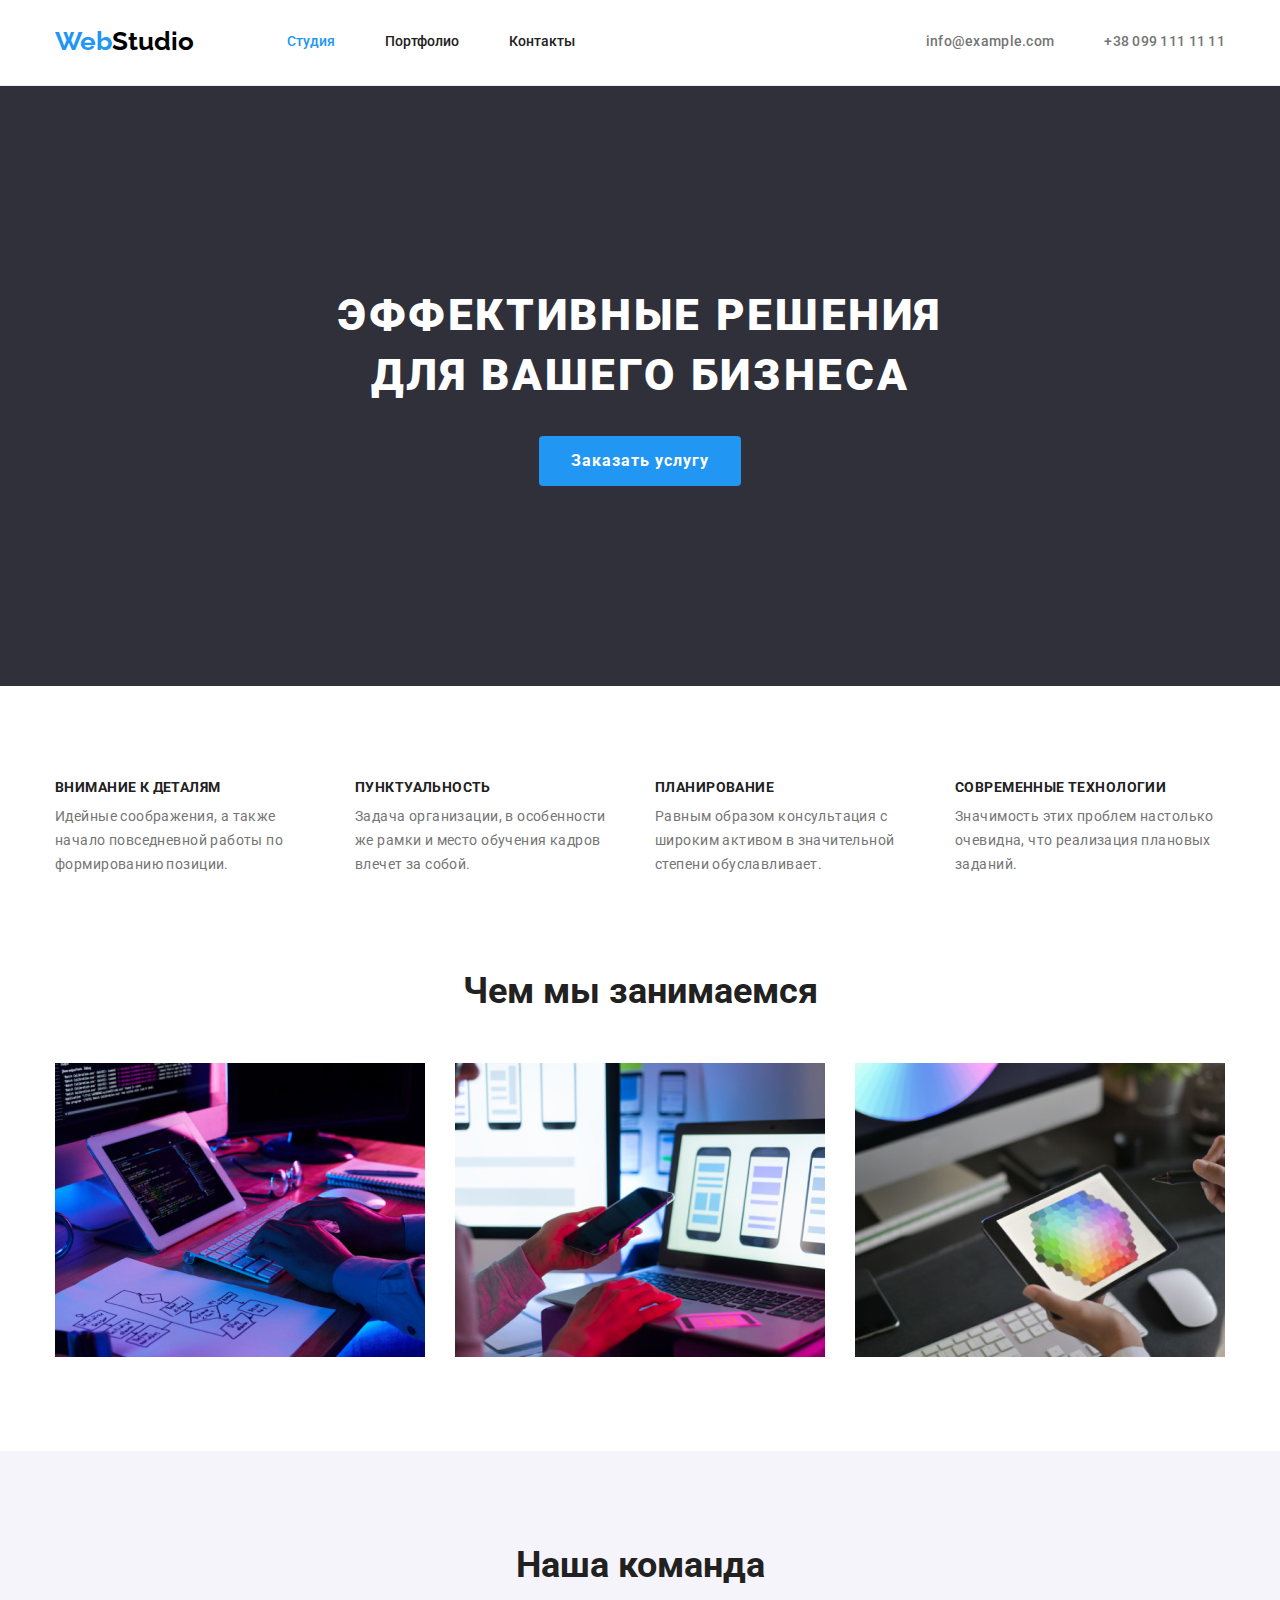
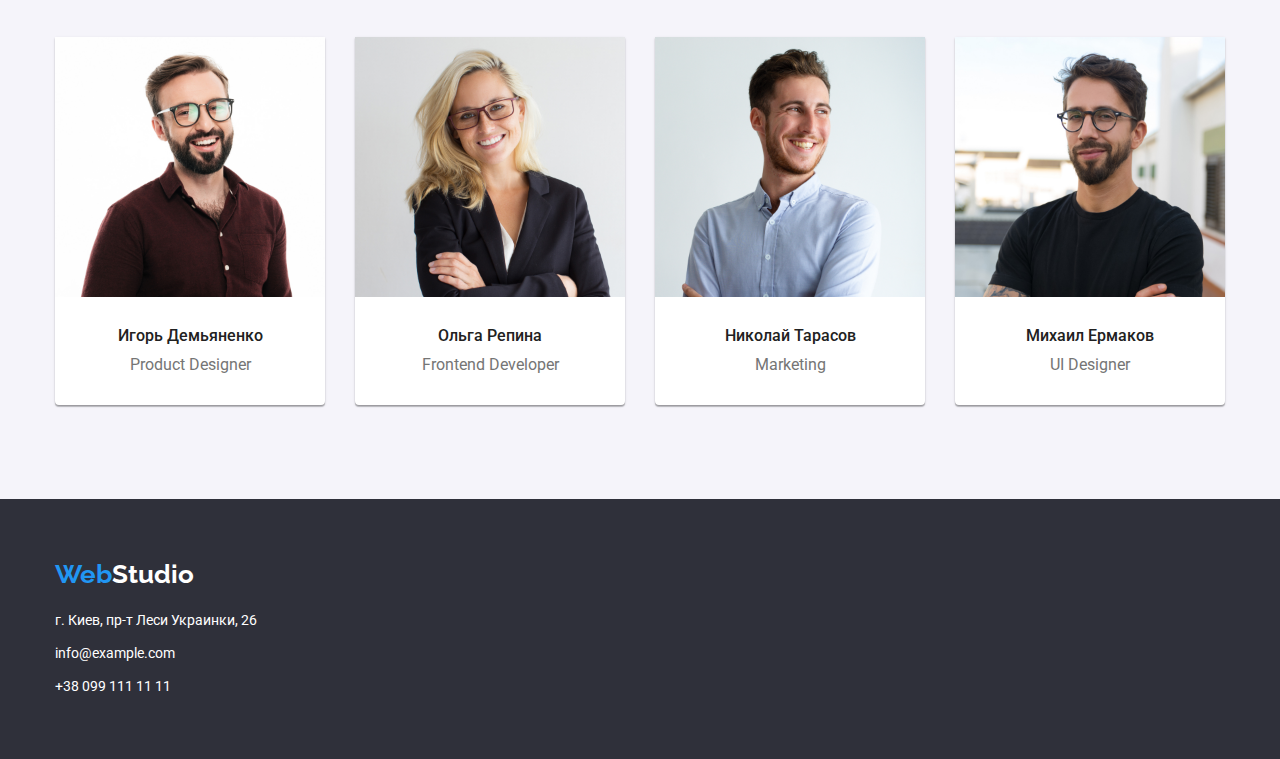
<file: index.html>
<!DOCTYPE html>
<html lang="ru">

<head>
    <meta charset="UTF-8">
    <meta name="description" content="A description of the page" />
    <title>Webstudio</title>
    <!--Основные шрифты-->
    <link rel="preconnect" href="https://fonts.googleapis.com">
    <link rel="preconnect" href="https://fonts.gstatic.com" crossorigin>
    <link href="https://fonts.googleapis.com/css2?family=Raleway:wght@700&family=Roboto:wght@400;500;700;900&display=swap"
        rel="stylesheet">

        <!-- modern-normalisd-->
    <link rel="stylesheet" href="https://cdn.jsdelivr.net/npm/modern-normalize@1.1.0/modern-normalize.min.css">

    <link rel="stylesheet" href="./css/styles.css">
</head>

<body>
    <!--шапка страницы-->
    <header class="header section">
        <div class="container main-nav-list" >
            <nav class="header-main-nav">
                <a class="header-logo" lang="en" href="./index.html"><span class="header-logo-accent">Web</span>Studio</a>
    
                <ul class="header-items">
                    <li class="heder-nav-list"><a class="header-nav current" href="./index.html">Студия</a></li>
                    <li class="heder-nav-list"><a class="header-nav" href="portfolio.html">Портфолио</a></li>
                    <li class="heder-nav-list"><a class="header-nav" href="">Контакты</a></li>
                </ul>
            </nav>
    
            <ul class="header-contact-items">
                <li class="header-list"><a class="header-contact" href="mailto:info@example.com">info@example.com</a></li>
                <li class="header-list"><a class="header-contact" href="tel+380991111111">+38 099 111 11 11</a></li>
            </ul>
        </div>
    </header>

    <!--Основная часть страници-->
    <main>
        <!--Логотип страницы-->
        <section class="logo-section">
            <div class="container">
                <h1 class="logo-titel">Эффективные решения для вашего бизнеса</h1>
                <button class="logo-btn btn" type="button">Заказать услугу</button>
            </div>
        </section>

        <!--Особенности-->
        <section class="features section">
           <div class="container">
                <h2 hidden class="features-titel">Особенности</h2>
                <ul class="features-section">
                    <li class="features-list">
                        <h3 class="titel"> Внимание к деталям</h3>
                        <p class="about-features">Идейные соображения, а также начало повседневной работы по формированию
                            позиции.</p>
                    </li>
                    <li class="features-list">
                        <h3 class="titel">Пунктуальность</h3>
                        <p class="about-features">Задача организации, в особенности же рамки и место обучения кадров влечет
                            за собой.</p>
                    </li>
                    <li class="features-list">
                        <h3 class="titel">Планирование</h3>
                        <p class="about-features">Равным образом консультация с широким активом в значительной степени
                            обуславливает.</p>
                    </li>
                    <li class="features-list">
                        <h3 class="titel">Современные технологии</h3>
                        <p class="about-features">Значимость этих проблем настолько очевидна, что реализация плановых
                            заданий.</p>
                    </li>
                </ul>
            </div>
        </section>

        <!--Примеры работ-->
        <section class="gallery-section section">
            <div class="container">
                <h2 class="gallery-titel">Чем мы занимаемся</h2>
                <ul class="list-foto">
                    <li class="gellery-list">
                        <img class="gellery-img" src="./imeges/box1.jpg" alt="стол с планшетоми клавиатурой и схемой работы"
                            width="370" />
                    </li>
                    <li class="gellery-list">
                        <img class="gellery-img" src="./imeges/box2.jpg" alt="телефон и ноутбук синхронизация телефона с ноутбуком"
                            width="370" />
                    </li>
                    <li class="gellery-list">
                        <img class="gellery-img" src="./imeges/box3.jpg" alt="выбор цветового тона" width="370" />
                    </li>
                </ul>
            </div>
        </section>

        <!--Команда-->
        <section class="team section">
           <div class="container">
                <h2 class="team-titel">Наша команда</h2>
                <ul class="team-list">
                    <li class="team-section">
                        <img class="team-img" src="./imeges/card1.jpg" alt="Портрет парня тридцати лет в коричневой рубашке"
                            width="270" />
                        <div class="team-card">
                            <h3 class="titel-person">Игорь Демьяненко</h3>
                            <p class="team-position">Product Designer</p>
                        </div>
                    </li>
                    <li class="team-section">
                        <img class="team-img" src="./imeges/card2.jpg" alt="Портрет. Молодая красивая блондинка в черном пиджаке"
                            width="270" />
                        <div class="team-card">
                            <h3 class="titel-person">Ольга Репина</h3>
                            <p class="team-position">Frontend Developer</p>
                        </div>
                    </li>
                    <li class="team-section">
                        <img class="team-img" src="./imeges/card3.jpg" alt="Портрет. Веселый брюнет в голубой рубашке"
                            width="270" />
                        <div class="team-card">
                            <h3 class="titel-person">Николай Тарасов</h3>
                            <p class="team-position">Marketing</p>
                        </div>
                    </li>
                    <li class="team-section">
                        <img class="team-img" src="./imeges/card4.jpg" alt="портрет парня в черной рубаке на улице" width="270" />
                       <div class="team-card">
                            <h3 class="titel-person">Михаил Ермаков</h3>
                            <p class="team-position">UI Designer</p>
                       </div>
                    </li>
                
                </ul>
           </div>
        </section>

    </main>
    <!--Подвал-->
    <footer class="footer">
      <div class="container">
            <a class="footer-logo" lang="en" href="./index.html"><span class="footer-logo-accent">Web</span>Studio</a>
            <address class="address">
                <ul class="address-list">
                    <li class="footer-contact-list"><a class="footer-contact" href="google.maps.г.Киев,пр-т-Леси-Украинки,26">г. Киев, пр-т Леси
                            Украинки, 26</a></li>
                    <li class="footer-contact-list"><a class="footer-contact" href="mailto:info@example.com">info@example.com</a></li>
                    <li class="footer-contact-list"><a class="footer-contact" href="tel+380991111111">+38 099 111 11 11</a></li>
                </ul>
            </address>
      </div>
    </footer>
</body>

</html>
</file>
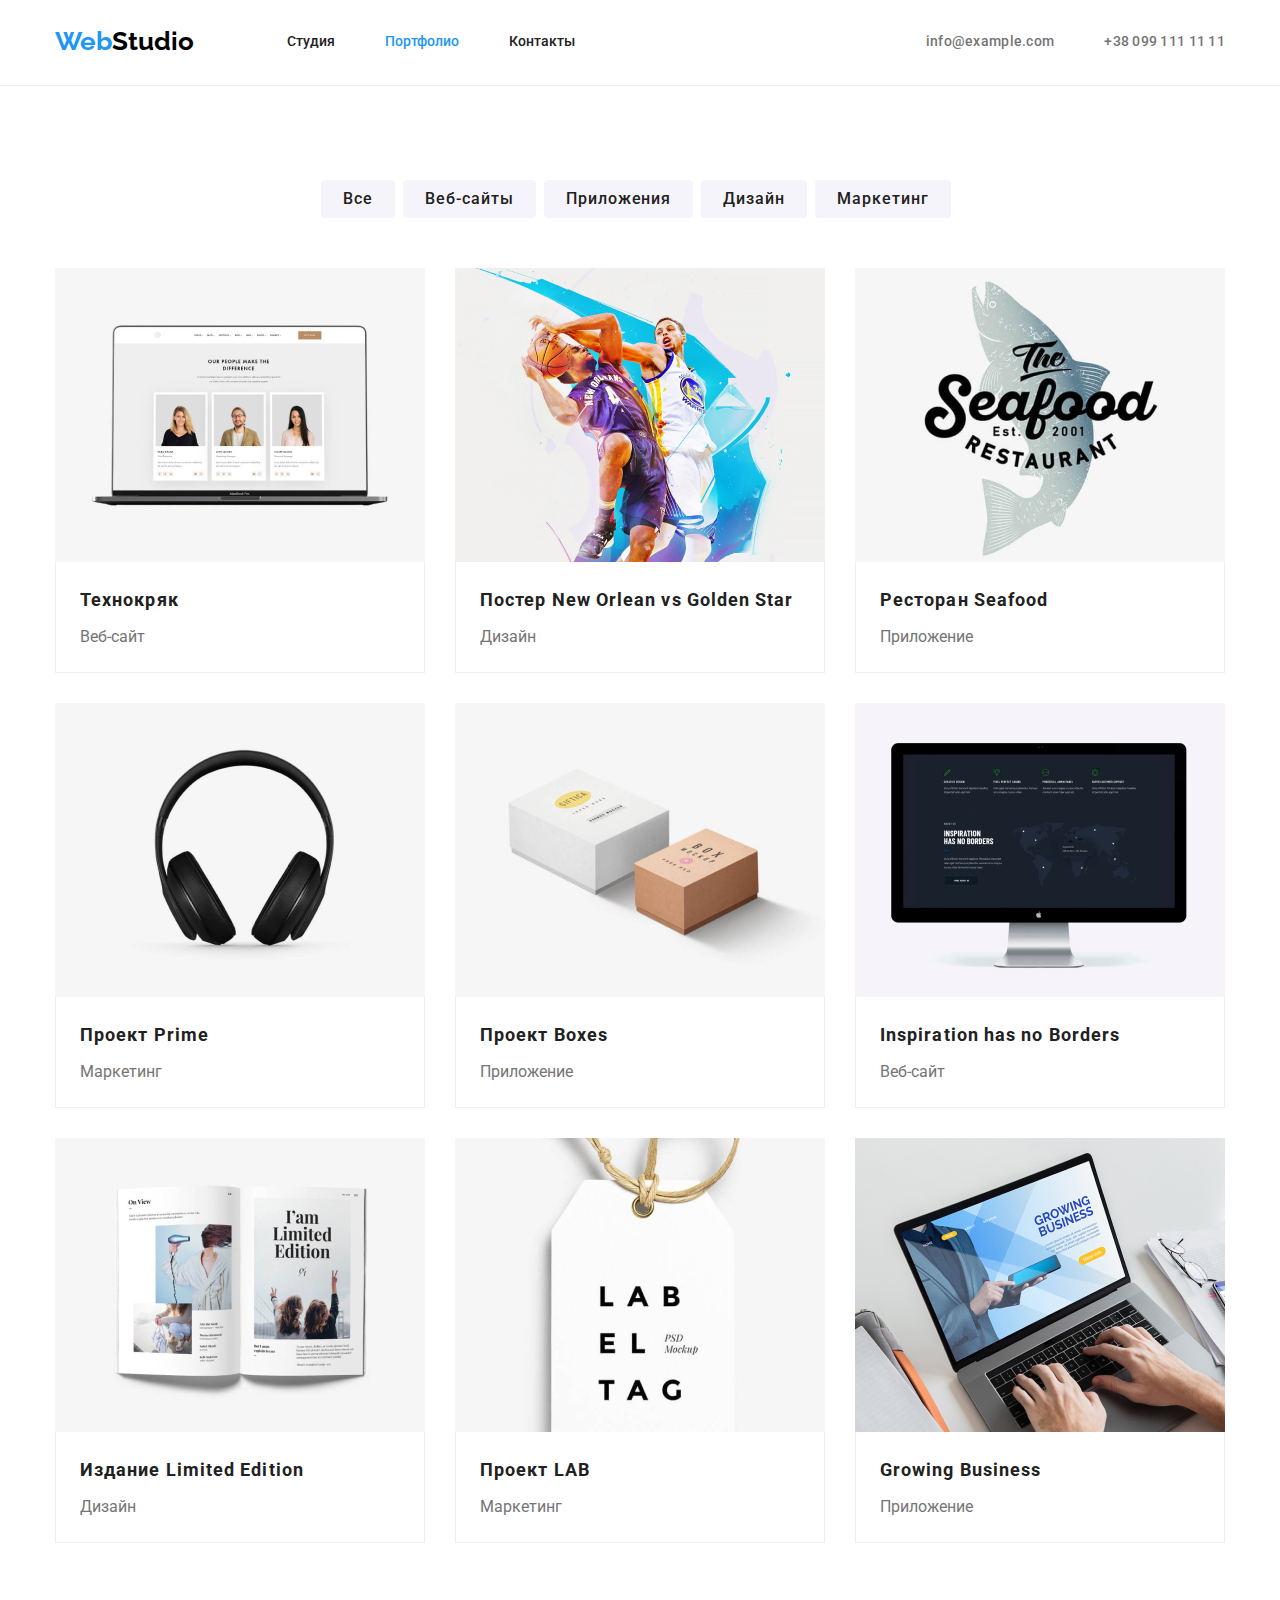
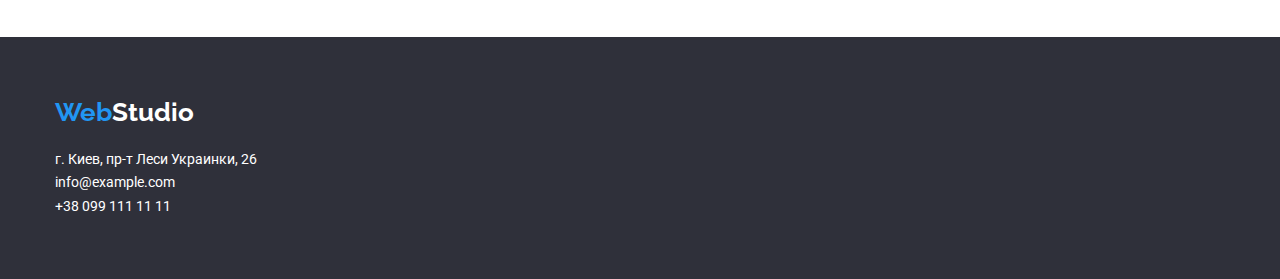
<file: portfolio.html>
<!DOCTYPE html>
<html lang="ru">

<head>
    <meta charset="UTF-8">
    <meta name="description" content="A description of the page" />
    <title>Webstudio</title>
    <!--Основные шрифты-->
    <link rel="preconnect" href="https://fonts.googleapis.com">
    <link rel="preconnect" href="https://fonts.gstatic.com" crossorigin>
    <link
        href="https://fonts.googleapis.com/css2?family=Raleway:wght@700&family=Roboto:wght@400;500;700;900&display=swap"
        rel="stylesheet">

    <!-- modern-normalisd-->
    <link rel="stylesheet" href="https://cdn.jsdelivr.net/npm/modern-normalize@1.1.0/modern-normalize.min.css">

    <link rel="stylesheet" href="./css/styles.css">
</head>

<body>
    <!--шапка страницы-->
        <header class="header section">
            <div class="container main-nav-list">
                <nav class="header-main-nav">
                    <a class="header-logo" lang="en" href="./index.html"><span class="header-logo-accent">Web</span>Studio</a>
        
                    <ul class="header-items">
                        <li class="heder-nav-list"><a class="header-nav" href="./index.html">Студия</a></li>
                        <li class="heder-nav-list"><a class="header-nav current" href="portfolio.html">Портфолио</a></li>
                        <li class="heder-nav-list"><a class="header-nav" href="">Контакты</a></li>
                    </ul>
                </nav>
        
                <ul class="header-contact-items">
                    <li class="header-list"><a class="header-contact" href="mailto:info@example.com">info@example.com</a></li>
                    <li class="header-list"><a class="header-contact" href="tel+380991111111">+38 099 111 11 11</a></li>
                </ul>
            </div>
        </header>
        <!--Основная часть страницы-->
        <main>
            <div class="section">
                <div class="container">
                    <h1 hidden>Галерея</h1>
                    <!--Кнопки фильтра-->
                    <ul class="list-btn">
                        <li><button class="filtr-btn" type="button">Все</button></li>
                        <li><button class="filtr-btn" type="button">Веб-сайты</button></li>
                        <li><button class="filtr-btn" type="button">Приложения</button></li>
                        <li><button class="filtr-btn" type="button">Дизайн</button></li>
                        <li><button class="filtr-btn" type="button">Маркетинг</button></li>
                    </ul>
                </div>

                    <!--Портфолио-->
                    <div class="container">
                    <ul class="list-portfolio">
                        <li class="portfolio-section">
                            <article class="card">
                                <div class="card-tumb">
                                <a class="portfolio-link" href="#"><img class="portfolio-img" src="./imeges/portfolio1.jpg"
                                        alt="Веб-сайт" width="370" height="294">
                                    <div class="portfolio-card">
                                        <h2 class="portfolio-titel">Технокряк</h2>
                                        <p class="about-portfolio">Веб-сайт</p>
                                    </div>
                                </a>
                                </div>
                            </article>
                        </li>

                        <li class="portfolio-section">
                                <a class="portfolio-link" href="#"><img class="portfolio-img" src="./imeges/portfolio2.jpg" alt="постер команды"
                                        width="370" height="294">
                                    <div class="portfolio-card">
                                        <h2 class="portfolio-titel">Постер New Orlean vs Golden Star</h2>
                                        <p class="about-portfolio">Дизайн</p>
                                    </div>
                                </a>
                        </li>

                        <li class="portfolio-section">
                                <a class="portfolio-link" href="#"><img class="portfolio-img" src="./imeges/portfolio3.jpg"
                                        alt="логотип ресторана" width="370" height="294">
                                    <div class="portfolio-card">
                                        <h2 class="portfolio-titel">Ресторан Seafood</h2>
                                        <p class="about-portfolio">Приложение</p>
                                    </div>
                                </a>
                        </li>

                        <li class="portfolio-section">
                                <a class="portfolio-link" href="#"><img class="portfolio-img" src="./imeges/portfolio4.jpg"
                                        alt="наушники" width="370" height="294">
                                    <div class="portfolio-card">
                                        <h2 class="portfolio-titel">Проект Prime</h2>
                                        <p class="about-portfolio">Маркетинг</p>
                                    </div>
                                </a>
                        </li>

                        <li class="portfolio-section">
                                <a class="portfolio-link" href="#"><img class="portfolio-img" src="./imeges/portfolio5.jpg"
                                        alt="бокс проект" width="370" height="294">
                                    <div class="portfolio-card">
                                        <h2 class="portfolio-titel">Проект Boxes</h2>
                                        <p class="about-portfolio">Приложение</p>
                                    </div>
                                </a>
                        </li>

                        <li class="portfolio-section">
                                <a class="portfolio-link" href="#"><img class="portfolio-img" src="./imeges/portfolio6.jpg"
                                        alt="изображение монитора" width="370" height="294">
                                    <div class="portfolio-card">
                                        <h2 class="portfolio-titel">Inspiration has no Borders</h2>
                                        <p class="about-portfolio">Веб-сайт</p>
                                    </div>
                                </a>
                        </li>

                        <li class="portfolio-section">
                                <a class="portfolio-link" href="#"><img class="portfolio-img" src="./imeges/portfolio7.jpg"
                                        alt="дизайн книги" width="370" height="294">
                                    <div class="portfolio-card">
                                        <h2 class="portfolio-titel">Издание Limited Edition</h2>
                                        <p class="about-portfolio">Дизайн</p>
                                    </div>
                                </a>
                        </li>

                        <li class="portfolio-section">
                                <a class="portfolio-link" href="#"><img class="portfolio-img" src="./imeges/portfolio8.jpg"
                                        alt="макет логотипа" width="370" height="294">
                                    <div class="portfolio-card">
                                        <h2 class="portfolio-titel">Проект LAB</h2>
                                        <p class="about-portfolio">Маркетинг</p>
                                    </div>
                                </a>
                        </li>
                         
                        <li class="portfolio-section">
                                <a class="portfolio-link" href="#"><img class="portfolio-img" src="./imeges/portfolio9.jpg"
                                        alt="проект приложения" width="370" height="294">
                                    <div class="portfolio-card">
                                        <h2 class="portfolio-titel">Growing Business</h2>
                                        <p class="about-portfolio">Приложение</p>
                                    </div>
                                </a>
                        </li>
                    </ul>
                </div>
            </div>
        </main>
        <!--Подвал-->
        <footer class="footer">
            <div class="container">
                <a class="footer-logo" lang="en" href="./index.html"><span class="footer-logo-accent">Web</span>Studio</a>
                <address class="address">
                    <ul class="address-list">
                        <li><a class="footer-contact" href="google.maps.г.Киев,пр-т-Леси-Украинки,26">г. Киев, пр-т Леси
                                Украинки, 26</a></li>
                        <li><a class="footer-contact" href="mailto:info@example.com">info@example.com</a></li>
                        <li><a class="footer-contact" href="tel+380991111111">+38 099 111 11 11</a></li>
                    </ul>
                </address>
            </div>
        </footer>
</body>
</file>
<file: css/styles.css>
:root {
  --primery-text-color: #757575;
  --titel-text-color: #212121;
  --accent-text-color-btn: #2196f3;
  --heder-logo-color: #000000;

  --main-background-color: #ffffff;
  --section-fond-color: #2f303a;

  --text-color-logo-adres-btn: #ffffff;

  --filter-btn-tim-fon: #f5f4fa;
  --logo-btn-hover: #188ce8;

  --portfolio-section-gap: 30px;
}

*,
*::before *::after {
  box-sizing: border-box;
}
/*Основные правки для всей страницы*/

body {
  background-color: var(--main-background-color);
  font-family: 'Roboto', sans-serif;
  font-size: 14px;
  line-height: 1.5;
  color: var(--primery-text-color);
}

h1,
h2,
h3,
h4,
h5,
h6,
p {
  margin-top: 0;
  margin-bottom: 0;
}

ul {
  padding-left: 0;
  margin-top: 0;
  margin-bottom: 0;
  list-style: none;
}

img {
  display: block;
  max-width: 100%;
  height: auto;
}

.container {
  width: 1200px;
  padding-left: 15px;
  padding-right: 15px;
  margin-right: auto;
  margin-left: auto;
}
.section {
  padding-top: 94px;
  padding-bottom: 94px;
}
/*шапка страницы*/
.header {
  padding-top: 24px;
  padding-bottom: 25px;
  border-bottom: 1px solid #ececec;
  flex-wrap: nowrap;
}

/*header-main-nav*/
.header-main-nav {
  display: flex;
  align-items: center;
}

/*Логотип в хедере*/

.header-logo {
  margin-right: 93px;

  font-family: Raleway;
  color: var(--heder-logo-color);
  font-size: 26px;
  font-weight: bold;
  text-decoration: none;
  cursor: default;
  line-height: 1.2;
}

.header-logo-accent {
  color: var(--accent-text-color-btn);
}

.header-items {
  display: flex;
}

.heder-nav-list {
  margin-right: 50px;
}
.heder-nav-list:last-child {
  margin-right: 0;
}

.header-nav {
  color: var(--titel-text-color);

  padding-top: 10px;
  padding-bottom: 10px;
  display: block;

  font-weight: 500;
  text-decoration: none;
  cursor: default;
  line-height: 1.14;
}
.header-nav:hover,
.header-nav:focus {
  color: var(--accent-text-color-btn);
}
.header-nav.current {
  color: var(--accent-text-color-btn);
}

/* .heder-contact-list {}*/
 

.header-contact-items {
  margin-left: auto;
  display: flex;
  align-items: center
  
}
.main-nav-list {
  display: flex;
}
.header-list {
  margin-left: 50px;
}

.header-list:first-child {
  margin-left: 0;
}

.header-contact {
  color: var(--primery-text-color);
  font-weight: 500;
  text-decoration: none;
  cursor: default;
  font-weight: 500;
  line-height: 1.14;
  letter-spacing: 0.02em;
}
.header-contact:hover,
.header-contact:focus {
  color: var(--accent-text-color);
}

/*Логотип страницы*/
.logo-section {
  padding-top: 200px;
  padding-bottom: 200px;
  text-align: center;
  background-color: var(--section-fond-color);
}

.logo-titel {
  width: 696px;
  margin: auto;
  color: var(--text-color-logo-adres-btn);
  font-size: 44px;
  font-weight: 900;
  line-height: 1.36;
  letter-spacing: 0.06em;
  font-family: Roboto;
  text-transform: uppercase;
}

.logo-btn {
  margin-top: 30px;
  padding: 10px 32px;
  min-width: 13px;
  color: var(--text-color-logo-adres-btn);
  background-color: var(--accent-text-color-btn);
  font-size: 16px;
  font-weight: bold;
  cursor: pointer;
  line-height: 1.87;
  align-items: center;
  letter-spacing: 0.06em;
  border-radius: 4px;
  border: 0;
}
.logo-btn:hover,
.logo-btn:focus {
  background-color: var(--logo-btn-hover);
}

/*Основная часть страници*/

/*Особенности*/
.features {
  width: 1200px;
  margin: auto;
}

.titel {
  margin-bottom: 10px;
  color: var(--titel-text-color);
  font-weight: bold;
  font-size: 14px;
  line-height: 1.14;
  letter-spacing: 0.03em;
  text-transform: uppercase;
}
.features-section {
  display: flex;
  margin-top: 0;
  margin-bottom: 0;
}

.features-list {
  letter-spacing: 0.03em;
  margin-right: 30px;
  width: 270px;
}
.features-list:last-child {
  margin-right: 0;
}

.about-features {
  color: var(--primery-text-color);
  line-height: 1.71;
  letter-spacing: 0, 03em;
}

/*Примеры робот*/

.gallery-section {
  padding-top: 0;
}

.list-foto {
  display: flex;
}

.gallery-titel {
  margin-bottom: 50px;
  color: var(--titel-text-color);
  font-weight: bold;
  font-size: 36px;
  line-height: 1.16;
  text-align: center;
}
.gellery-list {
  margin-right: 30px;
}
.gellery-list:last-child {
  margin-right: 0;
}

/*Команда   */
.team {
  background-color: var(--filter-btn-tim-fon);
}
.team-list {
  display: flex;
}
.team-titel {
  margin-bottom: 50px;
  text-align: center;
  font-size: 36px;
  line-height: 1.16;
}
.team-section {
  text-align: center;
  margin-right: 30px;
  border-radius: 0px 0px 4px 4px;
  box-shadow: 0px 1px 3px rgba(0, 0, 0, 0.12), 0px 1px 1px rgba(0, 0, 0, 0.14),
    0px 2px 1px rgba(0, 0, 0, 0.2);
  background: var(--main-background-color);
}
.team-section:last-child {
  margin-right: 0;
}
.team-img {
  margin-bottom: 30px;
}

.team-titel,
.titel {
  color: var(--titel-text-color);
}
.titel-person {
  margin-bottom: 10px;
  color: var(--titel-text-color);
  font-weight: 500;
  font-size: 16px;
  line-height: 1.18;
}

.team-position {
  margin-bottom: 30px;
  color: var(--primery-text-color);
  font-size: 16px;
  line-height: 1.18;
}

/*Подвал */

.footer {
  padding-top: 60px;
  padding-bottom: 60px;
}

.footer-logo {
  font-family: Raleway;
  color: var(--text-color-logo-adres-btn);
  font-weight: bold;
  text-decoration: none;
  cursor: default;
  font-size: 26px;
  line-height: 1.19;
  margin-bottom: 20px;
  display: block;
}

.footer-logo-accent {
  color: var(--accent-text-color-btn);
}

.footer {
  background-color: var(--section-fond-color);
}

.footer-contact-list {
  margin-bottom: 9px;
}
.footer-contact-list:last-child {
  margin-bottom: 0px;
}
.footer-contact {
  color: var(--text-color-logo-adres-btn);
  text-decoration: none;
  cursor: default;
  line-height: 1.71;
  font-style: normal;
  display: block;
}

.footer-contact:hover,
.footer-contact:focus {
  color: var(--accent-text-color);
}

/*Портфолио*/

/*Кнопки фильтра*/
.list-btn {
  display: flex;
  justify-content: center;
  margin-bottom: 50px;
}

.filtr-btn {
  margin-right: 8px;
  padding: 6px 22px;
  letter-spacing: 0.06em;
  border-radius: 4px;
  border: 0;

  color: var(--titel-text-color);
  background: var(--filter-btn-tim-fon);
  font-size: 16px;
  font-weight: 500;
  cursor: pointer;
  line-height: 1.62;
}
.filtr-btn:hover,
.filtr-btn:focus {
  color: var(--text-color-logo-adres-btn);
  background: var(--accent-text-color-btn);
}

/* Галерея портфолио */
.list-portfolio {
  display: flex;
  flex-wrap: wrap;
}
.list-portfolio > .portfolio-section {
  width: calc((100-60px) / 3);
  margin-right: 30px;
  margin-bottom: 30px;
}
.portfolio-section:nth-child(3n) {
  margin-right: 0;
}

.portfolio-section:nth-last-child(-n + 3) {
  margin-bottom: 0;
}
.portfolio-card {
  border-left: 1px solid #eeeeee;
  border-right: 1px solid #eeeeee;
  border-bottom: 1px solid #eeeeee;
  padding: 20px 24px;
}

.portfolio-titel {
  margin-bottom: 4px;
  color: var(--titel-text-color);
  font-weight: bold;
  font-size: 18px;
  line-height: 2;
  letter-spacing: 0.06em;
}
.about-portfolio {
  color: var(--primery-text-color);
  font-size: 16px;
  line-height: 1.87;
}

.portfolio-link {
  text-decoration: none;
}
</file>
